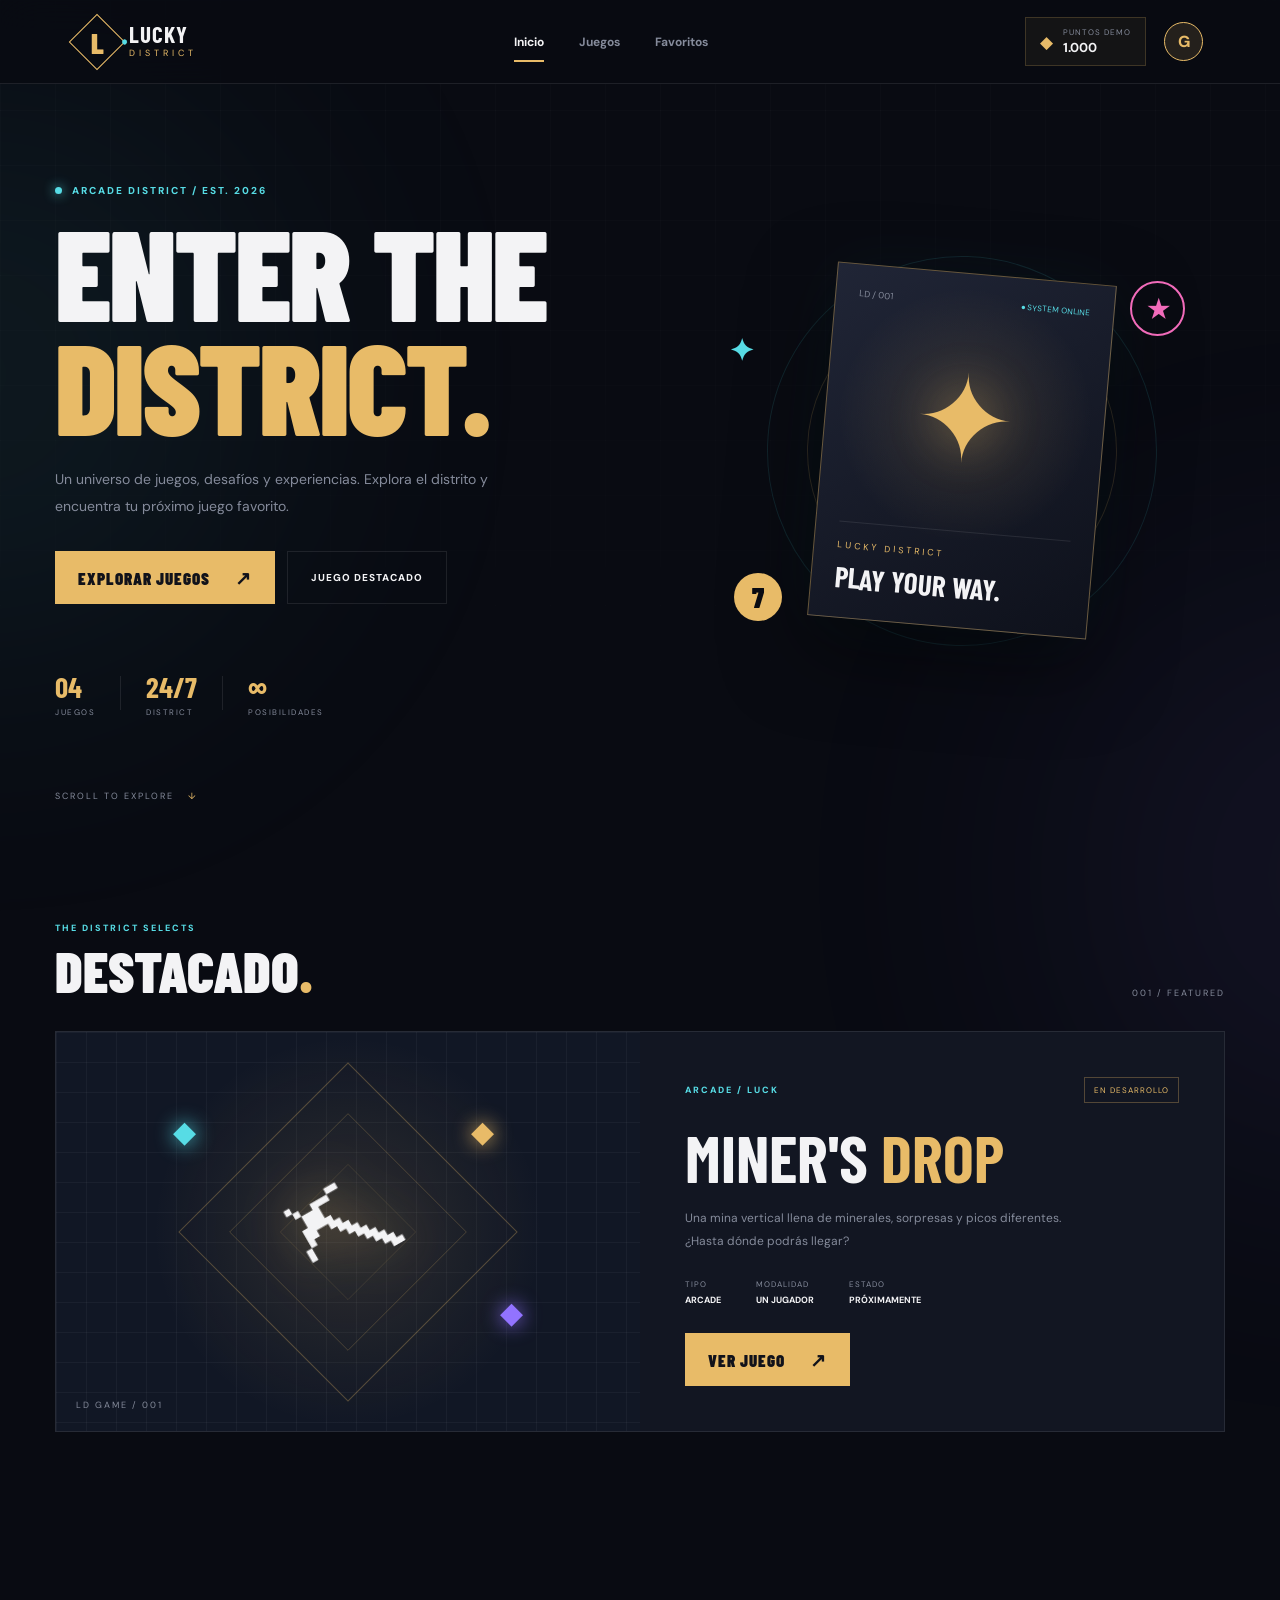
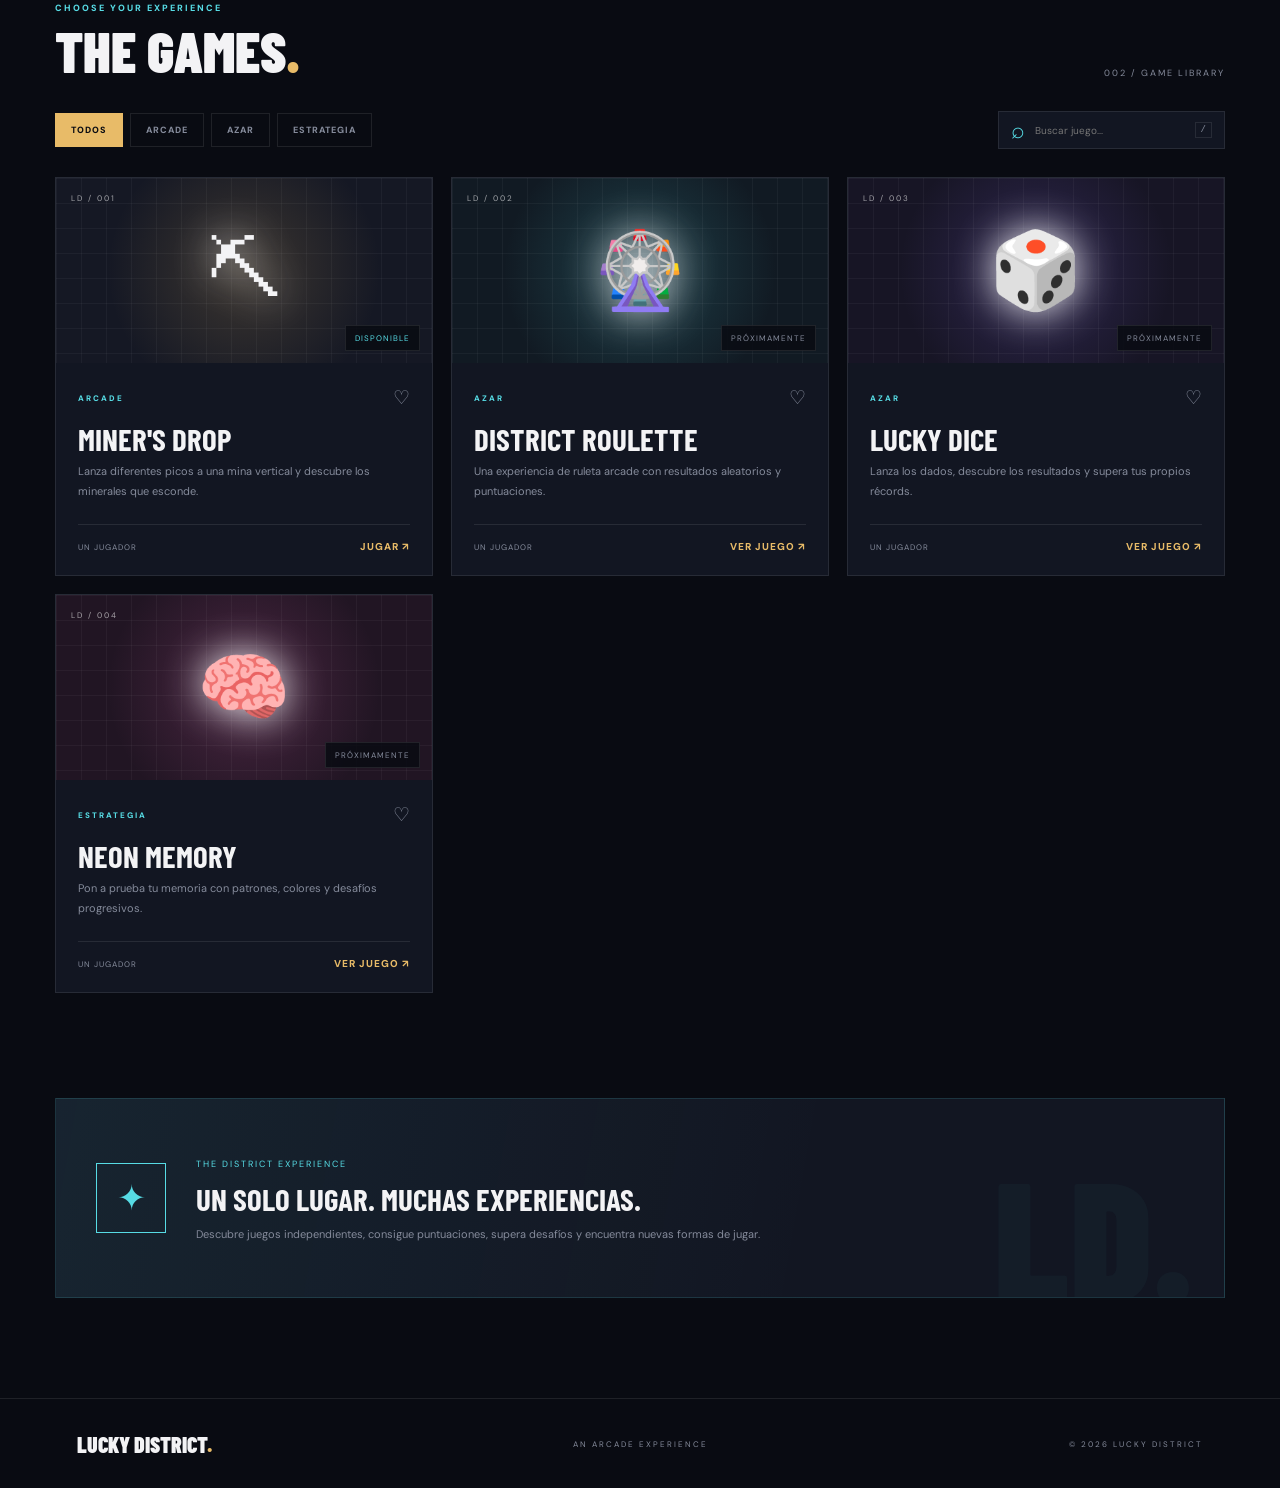
<file: index.html>
<!DOCTYPE html>
<html lang="es">
<head>
    <meta charset="UTF-8">
    <meta name="viewport" content="width=device-width, initial-scale=1.0">

    <meta name="theme-color" content="#090b12">
    <meta name="description" content="LUCKY DISTRICT - Un universo de juegos arcade, azar y entretenimiento.">

    <title>LUCKY DISTRICT | Arcade District</title>

    <link rel="preconnect" href="https://fonts.googleapis.com">
    <link rel="preconnect" href="https://fonts.gstatic.com" crossorigin>

    <link href="https://fonts.googleapis.com/css2?family=Barlow+Condensed:wght@400;500;600;700;800;900&family=DM+Sans:wght@400;500;600;700;800&display=swap" rel="stylesheet">

    <link rel="stylesheet" href="css/style.css">
</head>

<body>

    <div class="background-grid"></div>
    <div class="background-glow glow-one"></div>
    <div class="background-glow glow-two"></div>

    <!-- HEADER -->

    <header class="topbar">

        <a href="#" class="brand" aria-label="Lucky District inicio">
            <div class="brand-symbol">
                <span>L</span>
                <div class="brand-dot"></div>
            </div>

            <div class="brand-name">
                <strong>LUCKY</strong>
                <span>DISTRICT</span>
            </div>
        </a>

        <nav class="main-nav" id="mainNav">
            <a href="#home" class="nav-link active">Inicio</a>
            <a href="#games" class="nav-link">Juegos</a>
            <button class="nav-link" id="favoritesNav">Favoritos</button>
        </nav>

        <div class="header-actions">

            <div class="points-display">
                <span class="points-icon">◆</span>

                <div>
                    <small>PUNTOS DEMO</small>
                    <strong id="headerPoints">1.000</strong>
                </div>
            </div>

            <button class="profile-button" id="profileButton" aria-label="Abrir perfil">
                <span id="profileInitial">G</span>
            </button>

            <button class="mobile-menu-button" id="mobileMenuButton" aria-label="Abrir menú">
                <span></span>
                <span></span>
                <span></span>
            </button>

        </div>

    </header>


    <main>

        <!-- HERO -->

        <section class="hero-section" id="home">

            <div class="hero-content">

                <div class="eyebrow">
                    <span class="status-indicator"></span>
                    ARCADE DISTRICT / EST. 2026
                </div>

                <h1>
                    ENTER THE
                    <span>DISTRICT.</span>
                </h1>

                <p class="hero-description">
                    Un universo de juegos, desafíos y experiencias.
                    Explora el distrito y encuentra tu próximo juego favorito.
                </p>

                <div class="hero-buttons">

                    <a href="#games" class="primary-button">
                        EXPLORAR JUEGOS
                        <span>↗</span>
                    </a>

                    <a href="#featured" class="secondary-button">
                        JUEGO DESTACADO
                    </a>

                </div>

                <div class="hero-stats">

                    <div class="stat">
                        <strong id="gameCount">04</strong>
                        <span>JUEGOS</span>
                    </div>

                    <div class="stat-divider"></div>

                    <div class="stat">
                        <strong>24/7</strong>
                        <span>DISTRICT</span>
                    </div>

                    <div class="stat-divider"></div>

                    <div class="stat">
                        <strong>∞</strong>
                        <span>POSIBILIDADES</span>
                    </div>

                </div>

            </div>

            <div class="hero-art">

                <div class="hero-art-circle circle-one"></div>
                <div class="hero-art-circle circle-two"></div>

                <div class="hero-card">

                    <div class="hero-card-top">
                        <span>LD / 001</span>
                        <span class="live-label">● SYSTEM ONLINE</span>
                    </div>

                    <div class="hero-card-symbol">✦</div>

                    <div class="hero-card-bottom">
                        <span>LUCKY DISTRICT</span>
                        <strong>PLAY YOUR WAY.</strong>
                    </div>

                </div>

                <div class="floating-chip chip-one">★</div>
                <div class="floating-chip chip-two">7</div>
                <div class="floating-chip chip-three">✦</div>

            </div>

            <div class="hero-bottom-label">
                SCROLL TO EXPLORE <span>↓</span>
            </div>

        </section>


        <!-- FEATURED GAME -->

        <section class="featured-section section-container" id="featured">

            <div class="section-heading">

                <div>
                    <span class="section-kicker">THE DISTRICT SELECTS</span>
                    <h2>DESTACADO<span>.</span></h2>
                </div>

                <span class="section-number">001 / FEATURED</span>

            </div>

            <article class="featured-card">

                <div class="featured-art">

                    <div class="featured-art-grid"></div>

                    <div class="mine-depth depth-one"></div>
                    <div class="mine-depth depth-two"></div>
                    <div class="mine-depth depth-three"></div>

                    <div class="featured-pickaxe">
                        ⛏
                    </div>

                    <div class="featured-mineral mineral-one">◆</div>
                    <div class="featured-mineral mineral-two">◆</div>
                    <div class="featured-mineral mineral-three">◆</div>

                    <div class="featured-art-label">
                        LD GAME / 001
                    </div>

                </div>

                <div class="featured-info">

                    <div class="featured-topline">
                        <span class="game-category">ARCADE / LUCK</span>
                        <span class="coming-badge">EN DESARROLLO</span>
                    </div>

                    <h3>MINER'S <span>DROP</span></h3>

                    <p>
                        Una mina vertical llena de minerales, sorpresas
                        y picos diferentes. ¿Hasta dónde podrás llegar?
                    </p>

                    <div class="featured-details">
                        <div>
                            <small>TIPO</small>
                            <strong>ARCADE</strong>
                        </div>

                        <div>
                            <small>MODALIDAD</small>
                            <strong>UN JUGADOR</strong>
                        </div>

                        <div>
                            <small>ESTADO</small>
                            <strong>PRÓXIMAMENTE</strong>
                        </div>
                    </div>

                    <button class="primary-button featured-button" data-game="miners-drop">
                        VER JUEGO
                        <span>↗</span>
                    </button>

                </div>

            </article>

        </section>


        <!-- GAMES -->

        <section class="games-section section-container" id="games">

            <div class="section-heading">

                <div>
                    <span class="section-kicker">CHOOSE YOUR EXPERIENCE</span>
                    <h2>THE GAMES<span>.</span></h2>
                </div>

                <span class="section-number">002 / GAME LIBRARY</span>

            </div>


            <div class="games-toolbar">

                <div class="filter-list" id="filterList">

                    <button class="filter-button active" data-filter="all">
                        TODOS
                    </button>

                    <button class="filter-button" data-filter="arcade">
                        ARCADE
                    </button>

                    <button class="filter-button" data-filter="luck">
                        AZAR
                    </button>

                    <button class="filter-button" data-filter="strategy">
                        ESTRATEGIA
                    </button>

                </div>

                <div class="search-box">
                    <span>⌕</span>

                    <input
                        type="search"
                        id="gameSearch"
                        placeholder="Buscar juego..."
                        autocomplete="off"
                    >

                    <kbd>/</kbd>
                </div>

            </div>


            <div class="games-grid" id="gamesGrid">
                <!-- Los juegos se generan mediante JavaScript -->
            </div>

            <div class="empty-state hidden" id="emptyState">
                <span>⌕</span>
                <h3>NO SE ENCONTRARON JUEGOS</h3>
                <p>Prueba con otro nombre o categoría.</p>
            </div>

        </section>


        <!-- INFORMATION -->

        <section class="district-info section-container">

            <div class="info-card">

                <div class="info-icon">✦</div>

                <div>
                    <span>THE DISTRICT EXPERIENCE</span>
                    <h3>UN SOLO LUGAR. MUCHAS EXPERIENCIAS.</h3>

                    <p>
                        Descubre juegos independientes, consigue puntuaciones,
                        supera desafíos y encuentra nuevas formas de jugar.
                    </p>
                </div>

                <div class="info-decoration">LD.</div>

            </div>

        </section>

    </main>


    <!-- FOOTER -->

    <footer class="footer">

        <a href="#home" class="footer-brand">
            LUCKY DISTRICT<span>.</span>
        </a>

        <div class="footer-center">
            AN ARCADE EXPERIENCE
        </div>

        <div class="footer-right">
            © 2026 LUCKY DISTRICT
        </div>

    </footer>


    <!-- PROFILE MODAL -->

    <div class="modal-overlay hidden" id="profileModal">

        <div class="profile-modal">

            <button class="modal-close" id="closeProfile">×</button>

            <span class="section-kicker">YOUR DISTRICT ID</span>

            <div class="profile-avatar" id="modalAvatar">G</div>

            <h2 id="modalUsername">GUEST PLAYER</h2>

            <p>MIEMBRO DEL DISTRICT</p>

            <div class="profile-points">
                <small>PUNTOS DE DEMOSTRACIÓN</small>
                <strong id="modalPoints">1.000</strong>
            </div>

            <label for="usernameInput">NOMBRE DE JUGADOR</label>

            <input
                type="text"
                id="usernameInput"
                maxlength="16"
                placeholder="Escribe tu nombre"
            >

            <button class="primary-button save-profile-button" id="saveProfile">
                GUARDAR PERFIL
            </button>

            <button class="reset-button" id="resetDemo">
                RESTABLECER DEMOSTRACIÓN
            </button>

        </div>

    </div>


    <!-- TOAST -->

    <div class="toast" id="toast">
        <span class="toast-icon">✦</span>
        <span id="toastMessage">Mensaje</span>
    </div>


    <script src="js/data.js"></script>
    <script src="js/app.js"></script>

</body>
</html>
</file>
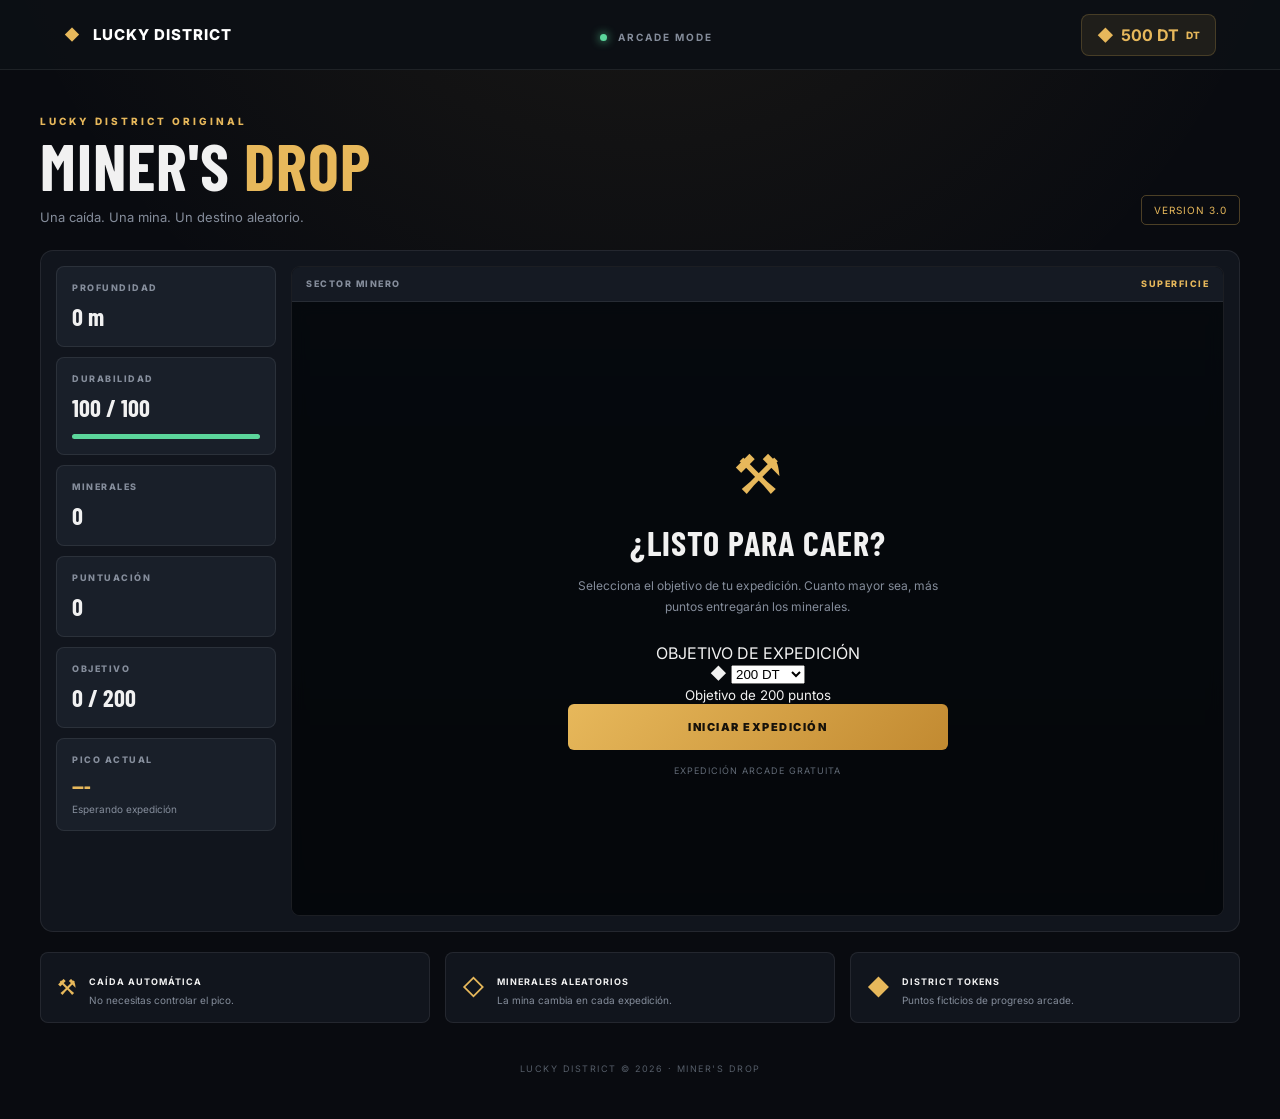
<file: games/miners-drop/index.html>
<!DOCTYPE html>
<html lang="es">
<head>
    <meta charset="UTF-8">
    <meta name="viewport" content="width=device-width, initial-scale=1.0">

    <title>MINER'S DROP | LUCKY DISTRICT</title>

    <link rel="stylesheet" href="css/style.css">
</head>

<body>

    <header class="topbar">

        <a href="../../index.html" class="brand">
            <span class="brand-icon">◆</span>
            LUCKY DISTRICT
        </a>

        <div class="topbar-center">
            <span class="game-status">
                <span class="status-dot"></span>
                ARCADE MODE
            </span>
        </div>

        <div class="token-display">
            <span>◆</span>
            <strong id="tokenBalance">0</strong>
            <small>DT</small>
        </div>

    </header>


    <main class="game-layout">

        <section class="game-heading">

            <div>
                <p class="eyebrow">LUCKY DISTRICT ORIGINAL</p>

                <h1>MINER'S <span>DROP</span></h1>

                <p class="subtitle">
                    Una caída. Una mina. Un destino aleatorio.
                </p>
            </div>

            <div class="version">
                VERSION 3.0
            </div>

        </section>


        <section class="game-panel">

            <div class="game-sidebar">

                <div class="stat-card">
                    <span class="stat-label">PROFUNDIDAD</span>
                    <strong id="depthDisplay">0 m</strong>
                </div>

                <div class="stat-card">

                    <span class="stat-label">DURABILIDAD</span>

                    <strong id="durabilityDisplay">100%</strong>

                    <div class="progress-track">
                        <div id="durabilityBar"></div>
                    </div>

                </div>

                <div class="stat-card">
                    <span class="stat-label">MINERALES</span>
                    <strong id="mineralsDisplay">0</strong>
                </div>

                <div class="stat-card">
                    <span class="stat-label">PUNTUACIÓN</span>
                    <strong id="scoreDisplay">0</strong>
                </div>

                <div class="stat-card">
                    <span class="stat-label">OBJETIVO</span>
                    <strong id="objectiveDisplay">200 DT</strong>
                </div>

                <div class="pickaxe-card">

                    <span class="stat-label">PICO ACTUAL</span>

                    <strong id="pickaxeDisplay">---</strong>

                    <span id="pickaxeDescription">
                        Esperando expedición
                    </span>

                </div>

            </div>


            <div class="mine-container">

                <div class="mine-topbar">
                    <span>SECTOR MINERO</span>
                    <span id="sectorDisplay">SUPERFICIE</span>
                </div>

                <canvas id="mineCanvas"></canvas>


                <!-- START OVERLAY -->

                <div class="mine-overlay" id="startOverlay">

                    <div class="overlay-content">

                        <div class="pickaxe-symbol">⚒</div>

                        <h2>¿LISTO PARA CAER?</h2>

                        <p>
                            Selecciona el objetivo de tu expedición.
                            Cuanto mayor sea, más puntos entregarán
                            los minerales.
                        </p>


                        <div class="challenge-selector">

                            <label for="targetScoreSelect">
                                OBJETIVO DE EXPEDICIÓN
                            </label>

                            <div class="select-wrapper">

                                <span>◆</span>

                                <select id="targetScoreSelect">

                                    <option value="100">
                                        100 DT
                                    </option>

                                    <option value="200" selected>
                                        200 DT
                                    </option>

                                    <option value="500">
                                        500 DT
                                    </option>

                                    <option value="1000">
                                        1000 DT
                                    </option>

                                </select>

                            </div>

                            <small id="targetDescription">
                                Objetivo de 200 puntos
                            </small>

                        </div>


                        <button id="startButton">
                            INICIAR EXPEDICIÓN
                        </button>

                        <small>
                            EXPEDICIÓN ARCADE GRATUITA
                        </small>

                    </div>

                </div>


                <!-- RESULT OVERLAY -->

                <div class="mine-overlay hidden" id="resultOverlay">

                    <div class="overlay-content">

                        <span class="result-tag" id="resultTag">
                            RESULTADO
                        </span>

                        <h2 id="resultTitle">
                            EXPEDICIÓN FINALIZADA
                        </h2>

                        <p id="resultDescription"></p>


                        <div class="result-stats">

                            <div>
                                <span>OBJETIVO</span>
                                <strong id="resultTarget">200 DT</strong>
                            </div>

                            <div>
                                <span>PROFUNDIDAD</span>
                                <strong id="resultDepth">0 m</strong>
                            </div>

                            <div>
                                <span>MINERALES</span>
                                <strong id="resultMinerals">0</strong>
                            </div>

                            <div>
                                <span>PUNTOS</span>
                                <strong id="resultScore">0</strong>
                            </div>

                        </div>


                        <div class="reward">

                            <span>RECOMPENSA DE PROGRESO</span>

                            <strong id="resultReward">+0 DT</strong>

                        </div>


                        <button id="restartButton">
                            NUEVA EXPEDICIÓN
                        </button>

                    </div>

                </div>

            </div>

        </section>


        <section class="bottom-information">

            <div>
                <span class="info-icon">⚒</span>

                <div>
                    <strong>CAÍDA AUTOMÁTICA</strong>
                    <p>No necesitas controlar el pico.</p>
                </div>
            </div>

            <div>
                <span class="info-icon">◇</span>

                <div>
                    <strong>MINERALES ALEATORIOS</strong>
                    <p>La mina cambia en cada expedición.</p>
                </div>
            </div>

            <div>
                <span class="info-icon">◆</span>

                <div>
                    <strong>DISTRICT TOKENS</strong>
                    <p>Puntos ficticios de progreso arcade.</p>
                </div>
            </div>

        </section>


        <footer>
            LUCKY DISTRICT © 2026 · MINER'S DROP
        </footer>

    </main>


    <script type="module" src="js/game.js"></script>

</body>
</html>
</file>
<file: css/style.css>
/* =========================================
   LUCKY DISTRICT
   MAIN DESIGN SYSTEM
========================================= */

:root {

    --bg: #090b12;
    --bg-soft: #0e111b;
    --surface: #121622;
    --surface-light: #191f2d;

    --gold: #e8bb68;
    --gold-light: #ffe0a0;

    --cyan: #57dce5;
    --pink: #f16bba;
    --purple: #9273ff;

    --text: #f3f3f5;
    --muted: #858b9b;

    --border: rgba(255,255,255,0.09);

    --font-display: 'Barlow Condensed', sans-serif;
    --font-body: 'DM Sans', sans-serif;

    --container: 1240px;

    --transition: 0.25s ease;
}


/* RESET */

* {
    margin: 0;
    padding: 0;
    box-sizing: border-box;
}

html {
    scroll-behavior: smooth;
    scroll-padding-top: 100px;
}

body {
    min-height: 100vh;
    background: var(--bg);
    color: var(--text);
    font-family: var(--font-body);
    overflow-x: hidden;
}

button,
input {
    font: inherit;
}

button {
    cursor: pointer;
}

a {
    color: inherit;
    text-decoration: none;
}

button:focus-visible,
a:focus-visible,
input:focus-visible {
    outline: 2px solid var(--cyan);
    outline-offset: 4px;
}


/* BACKGROUND */

.background-grid {
    position: fixed;
    inset: 0;
    pointer-events: none;
    z-index: -3;

    background-image:
        linear-gradient(rgba(255,255,255,.018) 1px, transparent 1px),
        linear-gradient(90deg, rgba(255,255,255,.018) 1px, transparent 1px);

    background-size: 55px 55px;

    mask-image: linear-gradient(to bottom, black, transparent 90%);
}

.background-glow {
    position: fixed;
    width: 550px;
    height: 550px;
    border-radius: 50%;
    filter: blur(150px);
    opacity: .09;
    pointer-events: none;
    z-index: -2;
}

.glow-one {
    background: var(--cyan);
    top: 100px;
    left: -300px;
}

.glow-two {
    background: var(--purple);
    top: 600px;
    right: -350px;
}


/* HEADER */

.topbar {
    height: 84px;
    padding: 0 6%;
    display: flex;
    align-items: center;
    justify-content: space-between;

    position: sticky;
    top: 0;
    z-index: 100;

    background: rgba(9,11,18,.86);
    backdrop-filter: blur(20px);

    border-bottom: 1px solid var(--border);
}

.brand {
    display: flex;
    align-items: center;
    gap: 12px;
}

.brand-symbol {
    width: 40px;
    height: 40px;
    border: 1px solid var(--gold);
    display: grid;
    place-items: center;
    position: relative;
    transform: rotate(45deg);
}

.brand-symbol span {
    transform: rotate(-45deg);
    color: var(--gold);
    font-family: var(--font-display);
    font-size: 29px;
    font-weight: 900;
}

.brand-dot {
    position: absolute;
    width: 5px;
    height: 5px;
    background: var(--cyan);
    border-radius: 50%;
    top: -3px;
    right: -3px;
}

.brand-name {
    display: flex;
    flex-direction: column;
    line-height: .85;
}

.brand-name strong {
    font-family: var(--font-display);
    font-size: 23px;
    letter-spacing: 1px;
}

.brand-name span {
    font-size: 9px;
    color: var(--gold);
    letter-spacing: 4px;
    margin-top: 5px;
}

.main-nav {
    display: flex;
    align-items: center;
    gap: 35px;
}

.nav-link {
    background: none;
    border: none;
    color: var(--muted);
    font-size: 12px;
    font-weight: 700;
    transition: var(--transition);
    position: relative;
}

.nav-link:hover,
.nav-link.active {
    color: var(--text);
}

.nav-link.active::after {
    content: "";
    position: absolute;
    left: 0;
    bottom: -12px;
    width: 100%;
    height: 2px;
    background: var(--gold);
}

.header-actions {
    display: flex;
    align-items: center;
    gap: 18px;
}

.points-display {
    display: flex;
    align-items: center;
    gap: 10px;
    padding: 9px 14px;
    border: 1px solid rgba(232,187,104,.2);
    background: rgba(232,187,104,.05);
}

.points-icon {
    color: var(--gold);
    font-size: 17px;
}

.points-display div {
    display: flex;
    flex-direction: column;
    gap: 2px;
}

.points-display small {
    color: var(--muted);
    font-size: 8px;
    letter-spacing: 1px;
}

.points-display strong {
    font-size: 13px;
}

.profile-button {
    width: 39px;
    height: 39px;
    border-radius: 50%;
    border: 1px solid var(--gold);
    background: rgba(232,187,104,.12);
    color: var(--gold);
    font-weight: 800;
}

.profile-button:hover {
    background: var(--gold);
    color: var(--bg);
}

.mobile-menu-button {
    display: none;
    background: none;
    border: none;
}


/* HERO */

.hero-section {
    max-width: var(--container);
    min-height: 640px;
    margin: auto;
    padding: 100px 35px 120px;

    display: grid;
    grid-template-columns: 1.1fr .9fr;
    align-items: center;

    position: relative;
}

.hero-content {
    position: relative;
    z-index: 2;
    animation: fadeUp .8s ease both;
}

.eyebrow {
    display: flex;
    align-items: center;
    gap: 10px;
    color: var(--cyan);
    font-size: 10px;
    font-weight: 800;
    letter-spacing: 2px;
    margin-bottom: 25px;
}

.status-indicator {
    width: 7px;
    height: 7px;
    background: var(--cyan);
    border-radius: 50%;
    box-shadow: 0 0 12px var(--cyan);
    animation: pulse 1.8s infinite;
}

.hero-content h1 {
    font-family: var(--font-display);
    font-size: clamp(75px, 10vw, 132px);
    font-weight: 900;
    line-height: .77;
    letter-spacing: -3px;
}

.hero-content h1 span {
    display: block;
    color: var(--gold);
    margin-top: 15px;
}

.hero-description {
    color: var(--muted);
    font-size: 14px;
    line-height: 1.9;
    max-width: 460px;
    margin-top: 32px;
}

.hero-buttons {
    display: flex;
    flex-wrap: wrap;
    gap: 12px;
    margin-top: 32px;
}

.primary-button {
    display: inline-flex;
    align-items: center;
    justify-content: center;
    gap: 25px;

    padding: 15px 23px;

    border: none;
    background: var(--gold);
    color: #11121a;

    font-family: var(--font-display);
    font-size: 17px;
    font-weight: 900;
    letter-spacing: 1px;

    transition: var(--transition);
}

.primary-button:hover {
    background: var(--gold-light);
    transform: translateY(-3px);
    box-shadow: 0 10px 35px rgba(232,187,104,.18);
}

.primary-button span {
    font-size: 19px;
}

.secondary-button {
    display: inline-flex;
    align-items: center;
    justify-content: center;
    padding: 15px 23px;

    background: transparent;
    border: 1px solid var(--border);

    color: var(--text);
    font-size: 10px;
    font-weight: 800;
    letter-spacing: 1px;

    transition: var(--transition);
}

.secondary-button:hover {
    border-color: var(--cyan);
    color: var(--cyan);
}

.hero-stats {
    display: flex;
    align-items: center;
    gap: 25px;
    margin-top: 65px;
}

.stat {
    display: flex;
    flex-direction: column;
    gap: 3px;
}

.stat strong {
    font-family: var(--font-display);
    font-size: 29px;
    color: var(--gold);
}

.stat span {
    color: var(--muted);
    font-size: 8px;
    letter-spacing: 1.5px;
}

.stat-divider {
    height: 34px;
    width: 1px;
    background: var(--border);
}


/* HERO ART */

.hero-art {
    height: 420px;
    position: relative;
    display: grid;
    place-items: center;
}

.hero-art-circle {
    position: absolute;
    border: 1px solid rgba(87,220,229,.12);
    border-radius: 50%;
    transform: rotate(-20deg);
}

.circle-one {
    width: 390px;
    height: 390px;
}

.circle-two {
    width: 310px;
    height: 310px;
    border-color: rgba(232,187,104,.18);
}

.hero-card {
    width: 280px;
    height: 355px;
    padding: 23px;

    display: flex;
    flex-direction: column;
    justify-content: space-between;

    border: 1px solid rgba(232,187,104,.4);

    background:
        radial-gradient(circle at 50% 40%, rgba(232,187,104,.15), transparent 50%),
        linear-gradient(145deg, #202536, #0e111b);

    box-shadow:
        0 30px 80px rgba(0,0,0,.5),
        0 0 70px rgba(87,220,229,.05);

    transform: rotate(5deg);
    animation: float 5s ease-in-out infinite;
}

.hero-card-top,
.hero-card-bottom {
    display: flex;
    flex-direction: column;
    gap: 8px;
}

.hero-card-top {
    flex-direction: row;
    justify-content: space-between;
    font-size: 9px;
    color: var(--muted);
}

.live-label {
    color: var(--cyan);
    font-size: 8px;
}

.hero-card-symbol {
    text-align: center;
    color: var(--gold);
    font-size: 120px;
    text-shadow: 0 0 50px rgba(232,187,104,.4);
}

.hero-card-bottom {
    border-top: 1px solid var(--border);
    padding-top: 17px;
}

.hero-card-bottom span {
    color: var(--gold);
    font-size: 9px;
    letter-spacing: 3px;
}

.hero-card-bottom strong {
    font-family: var(--font-display);
    font-size: 29px;
}

.floating-chip {
    position: absolute;
    display: grid;
    place-items: center;
    border-radius: 50%;
    font-family: var(--font-display);
    font-weight: 900;
    animation: float 4s ease-in-out infinite;
}

.chip-one {
    width: 55px;
    height: 55px;
    top: 40px;
    right: 40px;
    border: 2px solid var(--pink);
    color: var(--pink);
    font-size: 25px;
}

.chip-two {
    width: 48px;
    height: 48px;
    bottom: 40px;
    left: 35px;
    background: var(--gold);
    color: var(--bg);
    font-size: 28px;
    animation-delay: -2s;
}

.chip-three {
    width: 35px;
    height: 35px;
    top: 90px;
    left: 25px;
    color: var(--cyan);
    font-size: 30px;
    animation-delay: -1s;
}

.hero-bottom-label {
    position: absolute;
    bottom: 35px;
    left: 35px;
    color: var(--muted);
    font-size: 9px;
    letter-spacing: 2px;
}

.hero-bottom-label span {
    color: var(--gold);
    margin-left: 10px;
}


/* GENERAL SECTIONS */

.section-container {
    max-width: var(--container);
    margin: auto;
    padding: 85px 35px;
}

.section-heading {
    display: flex;
    align-items: end;
    justify-content: space-between;
    margin-bottom: 32px;
}

.section-kicker {
    display: block;
    color: var(--cyan);
    font-size: 9px;
    font-weight: 800;
    letter-spacing: 2px;
    margin-bottom: 8px;
}

.section-heading h2 {
    font-family: var(--font-display);
    font-size: 57px;
    font-weight: 900;
    line-height: 1;
}

.section-heading h2 span {
    color: var(--gold);
}

.section-number {
    color: var(--muted);
    font-size: 9px;
    letter-spacing: 2px;
}


/* FEATURED */

.featured-card {
    display: grid;
    grid-template-columns: 1fr 1fr;
    min-height: 370px;

    background: var(--surface);
    border: 1px solid var(--border);
    overflow: hidden;
}

.featured-art {
    min-height: 370px;
    position: relative;
    overflow: hidden;

    background:
        radial-gradient(circle at 50% 50%, rgba(232,187,104,.13), transparent 55%),
        #111725;
}

.featured-art-grid {
    position: absolute;
    inset: 0;

    background-image:
        linear-gradient(rgba(255,255,255,.04) 1px, transparent 1px),
        linear-gradient(90deg, rgba(255,255,255,.04) 1px, transparent 1px);

    background-size: 30px 30px;
}

.mine-depth {
    position: absolute;
    width: 240px;
    height: 240px;
    border: 1px solid rgba(232,187,104,.3);
    transform: rotate(45deg);
    left: 50%;
    top: 50%;
}

.depth-one {
    margin-left: -120px;
    margin-top: -120px;
}

.depth-two {
    margin-left: -120px;
    margin-top: -120px;
    transform: rotate(45deg) scale(.7);
}

.depth-three {
    margin-left: -120px;
    margin-top: -120px;
    transform: rotate(45deg) scale(.4);
}

.featured-pickaxe {
    position: absolute;
    top: 50%;
    left: 50%;
    transform: translate(-50%,-50%) rotate(-30deg);
    font-size: 105px;
    filter: drop-shadow(0 0 25px rgba(232,187,104,.5));
}

.featured-mineral {
    position: absolute;
    color: var(--cyan);
    font-size: 30px;
    text-shadow: 0 0 20px var(--cyan);
}

.mineral-one {
    top: 20%;
    left: 20%;
}

.mineral-two {
    right: 20%;
    bottom: 25%;
    color: var(--purple);
    text-shadow: 0 0 20px var(--purple);
}

.mineral-three {
    right: 25%;
    top: 20%;
    color: var(--gold);
    text-shadow: 0 0 20px var(--gold);
}

.featured-art-label {
    position: absolute;
    bottom: 20px;
    left: 20px;
    color: var(--muted);
    font-size: 9px;
    letter-spacing: 2px;
}

.featured-info {
    padding: 45px;
    display: flex;
    flex-direction: column;
    justify-content: center;
}

.featured-topline {
    display: flex;
    align-items: center;
    justify-content: space-between;
}

.game-category {
    color: var(--cyan);
    font-size: 9px;
    letter-spacing: 2px;
    font-weight: 800;
}

.coming-badge {
    font-size: 8px;
    color: var(--gold);
    border: 1px solid rgba(232,187,104,.3);
    padding: 7px 9px;
    letter-spacing: 1px;
}

.featured-info h3 {
    font-family: var(--font-display);
    font-size: 65px;
    line-height: .9;
    margin-top: 25px;
}

.featured-info h3 span {
    color: var(--gold);
}

.featured-info p {
    max-width: 390px;
    margin-top: 20px;
    color: var(--muted);
    font-size: 12px;
    line-height: 1.9;
}

.featured-details {
    display: flex;
    flex-wrap: wrap;
    gap: 35px;
    margin: 27px 0;
}

.featured-details div {
    display: flex;
    flex-direction: column;
    gap: 5px;
}

.featured-details small {
    color: var(--muted);
    font-size: 8px;
    letter-spacing: 1px;
}

.featured-details strong {
    font-size: 9px;
}

.featured-button {
    align-self: flex-start;
}


/* GAME TOOLBAR */

.games-toolbar {
    display: flex;
    justify-content: space-between;
    align-items: center;
    gap: 20px;
    margin-bottom: 28px;
}

.filter-list {
    display: flex;
    flex-wrap: wrap;
    gap: 7px;
}

.filter-button {
    padding: 10px 15px;
    border: 1px solid var(--border);
    background: transparent;
    color: var(--muted);

    font-size: 9px;
    font-weight: 800;
    letter-spacing: 1px;

    transition: var(--transition);
}

.filter-button:hover {
    border-color: var(--cyan);
    color: var(--cyan);
}

.filter-button.active {
    background: var(--gold);
    border-color: var(--gold);
    color: var(--bg);
}

.search-box {
    height: 38px;
    display: flex;
    align-items: center;
    gap: 10px;

    padding: 0 12px;
    border: 1px solid var(--border);
    background: var(--surface);
}

.search-box > span {
    color: var(--cyan);
    font-size: 23px;
}

.search-box input {
    width: 150px;
    background: none;
    border: none;
    outline: none;
    color: var(--text);
    font-size: 10px;
}

.search-box kbd {
    color: var(--muted);
    border: 1px solid var(--border);
    padding: 2px 5px;
    font-size: 9px;
}


/* GAME CARDS */

.games-grid {
    display: grid;
    grid-template-columns: repeat(3, 1fr);
    gap: 18px;
}

.game-card {
    position: relative;
    min-width: 0;

    background: var(--surface);
    border: 1px solid var(--border);

    overflow: hidden;

    transition: transform .3s ease, border-color .3s ease, box-shadow .3s ease;

    animation: fadeUp .5s ease both;
}

.game-card:hover {
    transform: translateY(-7px);
    border-color: rgba(87,220,229,.35);
    box-shadow: 0 20px 50px rgba(0,0,0,.3);
}

.game-card-art {
    height: 185px;
    position: relative;
    overflow: hidden;

    display: grid;
    place-items: center;
}

.game-card-art::before {
    content: "";
    position: absolute;
    inset: 0;

    background-image:
        linear-gradient(rgba(255,255,255,.04) 1px, transparent 1px),
        linear-gradient(90deg, rgba(255,255,255,.04) 1px, transparent 1px);

    background-size: 25px 25px;
}

.game-card-icon {
    position: relative;
    z-index: 1;
    font-size: 75px;
    filter: drop-shadow(0 0 20px currentColor);
    transition: transform .4s ease;
}

.game-card:hover .game-card-icon {
    transform: scale(1.15) rotate(-8deg);
}

.art-gold {
    background: radial-gradient(circle, rgba(232,187,104,.19), transparent 65%), #151824;
}

.art-cyan {
    background: radial-gradient(circle, rgba(87,220,229,.2), transparent 65%), #111a23;
}

.art-purple {
    background: radial-gradient(circle, rgba(146,115,255,.2), transparent 65%), #171525;
}

.art-pink {
    background: radial-gradient(circle, rgba(241,107,186,.2), transparent 65%), #211523;
}

.game-code {
    position: absolute;
    top: 15px;
    left: 15px;
    z-index: 2;

    color: rgba(255,255,255,.6);
    font-size: 8px;
    letter-spacing: 2px;
}

.game-status {
    position: absolute;
    bottom: 12px;
    right: 12px;
    z-index: 2;

    font-size: 8px;
    letter-spacing: 1px;
    padding: 7px 9px;

    background: rgba(9,11,18,.85);
    border: 1px solid var(--border);
}

.status-ready {
    color: var(--cyan);
}

.status-development {
    color: var(--gold);
}

.status-soon {
    color: var(--muted);
}

.game-card-content {
    padding: 22px;
}

.game-card-top {
    display: flex;
    justify-content: space-between;
    align-items: center;
}

.game-card-category {
    color: var(--cyan);
    font-size: 8px;
    font-weight: 800;
    letter-spacing: 2px;
}

.favorite-button {
    background: none;
    border: none;
    color: var(--muted);
    font-size: 19px;
    transition: var(--transition);
}

.favorite-button:hover,
.favorite-button.active {
    color: var(--pink);
}

.game-card h3 {
    font-family: var(--font-display);
    font-size: 31px;
    margin-top: 10px;
}

.game-card p {
    color: var(--muted);
    font-size: 11px;
    line-height: 1.8;
    min-height: 40px;
    margin-top: 5px;
}

.game-card-footer {
    margin-top: 22px;
    padding-top: 15px;
    border-top: 1px solid var(--border);

    display: flex;
    justify-content: space-between;
    align-items: center;
}

.game-mode {
    color: var(--muted);
    font-size: 8px;
    letter-spacing: 1px;
}

.game-play-button {
    background: transparent;
    border: none;
    color: var(--gold);
    font-size: 10px;
    font-weight: 800;
    letter-spacing: 1px;
}

.game-play-button:hover {
    color: var(--gold-light);
}


/* EMPTY STATE */

.empty-state {
    padding: 80px 20px;
    text-align: center;
    border: 1px dashed var(--border);
}

.empty-state > span {
    font-size: 45px;
    color: var(--muted);
}

.empty-state h3 {
    font-family: var(--font-display);
    font-size: 30px;
    margin: 10px 0;
}

.empty-state p {
    color: var(--muted);
    font-size: 12px;
}

.hidden {
    display: none !important;
}


/* INFORMATION */

.district-info {
    padding-top: 20px;
    padding-bottom: 100px;
}

.info-card {
    min-height: 200px;
    padding: 40px;
    position: relative;
    overflow: hidden;

    display: flex;
    align-items: center;
    gap: 30px;

    border: 1px solid rgba(87,220,229,.15);

    background:
        linear-gradient(100deg, rgba(87,220,229,.07), transparent 65%),
        var(--surface);
}

.info-icon {
    width: 70px;
    height: 70px;
    flex-shrink: 0;

    display: grid;
    place-items: center;

    border: 1px solid var(--cyan);
    color: var(--cyan);
    font-size: 35px;
}

.info-card span {
    color: var(--cyan);
    font-size: 9px;
    letter-spacing: 2px;
}

.info-card h3 {
    font-family: var(--font-display);
    font-size: 31px;
    margin: 8px 0;
}

.info-card p {
    color: var(--muted);
    font-size: 11px;
    line-height: 1.8;
    max-width: 600px;
}

.info-decoration {
    position: absolute;
    right: 30px;
    bottom: -40px;

    font-family: var(--font-display);
    font-size: 170px;
    font-weight: 900;

    color: rgba(87,220,229,.035);
}


/* FOOTER */

.footer {
    min-height: 90px;
    padding: 25px 6%;

    display: flex;
    align-items: center;
    justify-content: space-between;

    border-top: 1px solid var(--border);
}

.footer-brand {
    font-family: var(--font-display);
    font-size: 22px;
    font-weight: 900;
}

.footer-brand span {
    color: var(--gold);
}

.footer-center,
.footer-right {
    color: var(--muted);
    font-size: 8px;
    letter-spacing: 2px;
}


/* PROFILE MODAL */

.modal-overlay {
    position: fixed;
    inset: 0;
    z-index: 200;

    display: grid;
    place-items: center;
    padding: 20px;

    background: rgba(0,0,0,.75);
    backdrop-filter: blur(10px);
}

.profile-modal {
    width: 100%;
    max-width: 390px;
    padding: 35px;

    position: relative;

    background: #121622;
    border: 1px solid rgba(232,187,104,.25);

    text-align: center;
    animation: fadeUp .3s ease both;
}

.modal-close {
    position: absolute;
    top: 15px;
    right: 17px;

    background: none;
    border: none;

    color: var(--muted);
    font-size: 25px;
}

.profile-avatar {
    width: 65px;
    height: 65px;
    margin: 20px auto;

    display: grid;
    place-items: center;

    border: 1px solid var(--gold);
    border-radius: 50%;

    color: var(--gold);
    background: rgba(232,187,104,.08);

    font-family: var(--font-display);
    font-size: 32px;
    font-weight: 900;
}

.profile-modal h2 {
    font-family: var(--font-display);
    font-size: 32px;
}

.profile-modal > p {
    color: var(--muted);
    font-size: 8px;
    letter-spacing: 2px;
    margin-top: 5px;
}

.profile-points {
    margin: 25px 0;
    padding: 18px;
    background: rgba(232,187,104,.05);
    border: 1px solid rgba(232,187,104,.12);

    display: flex;
    flex-direction: column;
    gap: 5px;
}

.profile-points small {
    color: var(--muted);
    font-size: 8px;
    letter-spacing: 1px;
}

.profile-points strong {
    color: var(--gold);
    font-family: var(--font-display);
    font-size: 32px;
}

.profile-modal label {
    display: block;
    text-align: left;
    color: var(--muted);
    font-size: 9px;
    letter-spacing: 1px;
    margin-bottom: 8px;
}

.profile-modal input {
    width: 100%;
    padding: 13px;
    margin-bottom: 15px;

    color: var(--text);
    background: var(--bg);
    border: 1px solid var(--border);
    outline: none;
}

.profile-modal input:focus {
    border-color: var(--cyan);
}

.save-profile-button {
    width: 100%;
}

.reset-button {
    background: none;
    border: none;
    color: var(--muted);
    font-size: 9px;
    margin-top: 20px;
}

.reset-button:hover {
    color: var(--pink);
}


/* TOAST */

.toast {
    position: fixed;
    bottom: 25px;
    right: 25px;
    z-index: 300;

    display: flex;
    align-items: center;
    gap: 12px;

    padding: 15px 20px;

    background: #171d2a;
    border: 1px solid rgba(87,220,229,.25);

    font-size: 11px;

    opacity: 0;
    transform: translateY(20px);
    pointer-events: none;

    transition: .3s ease;
}

.toast.visible {
    opacity: 1;
    transform: translateY(0);
}

.toast-icon {
    color: var(--cyan);
}


/* ANIMATIONS */

@keyframes fadeUp {
    from {
        opacity: 0;
        transform: translateY(20px);
    }

    to {
        opacity: 1;
        transform: translateY(0);
    }
}

@keyframes float {
    0%, 100% {
        translate: 0 0;
    }

    50% {
        translate: 0 -12px;
    }
}

@keyframes pulse {
    0%, 100% {
        opacity: 1;
    }

    50% {
        opacity: .4;
    }
}


/* RESPONSIVE */

@media (max-width: 900px) {

    .hero-section {
        grid-template-columns: 1fr;
        padding-top: 80px;
    }

    .hero-art {
        height: 370px;
        margin-top: 40px;
    }

    .featured-card {
        grid-template-columns: 1fr;
    }

    .featured-art {
        min-height: 300px;
    }

    .games-grid {
        grid-template-columns: repeat(2, 1fr);
    }

}

@media (max-width: 650px) {

    .topbar {
        height: 72px;
        padding: 0 20px;
    }

    .brand-symbol {
        width: 33px;
        height: 33px;
    }

    .brand-name strong {
        font-size: 19px;
    }

    .points-display {
        padding: 7px;
    }

    .points-display small {
        font-size: 7px;
    }

    .main-nav {
        display: none;

        position: absolute;
        top: 72px;
        left: 0;
        right: 0;

        padding: 20px;

        flex-direction: column;
        align-items: flex-start;

        background: #0e111b;
        border-bottom: 1px solid var(--border);
    }

    .main-nav.open {
        display: flex;
    }

    .mobile-menu-button {
        width: 30px;
        display: flex;
        flex-direction: column;
        gap: 5px;
        padding: 5px;
    }

    .mobile-menu-button span {
        width: 20px;
        height: 2px;
        background: var(--text);
    }

    .hero-section {
        padding: 75px 22px 100px;
    }

    .hero-content h1 {
        font-size: clamp(65px, 15vw, 95px);
    }

    .hero-description {
        font-size: 12px;
    }

    .hero-stats {
        gap: 15px;
    }

    .hero-art {
        transform: scale(.85);
        margin: 0 -25px;
    }

    .hero-bottom-label {
        left: 22px;
    }

    .section-container {
        padding: 65px 20px;
    }

    .section-heading h2 {
        font-size: 45px;
    }

    .section-number {
        display: none;
    }

    .featured-info {
        padding: 27px;
    }

    .featured-info h3 {
        font-size: 53px;
    }

    .featured-details {
        gap: 20px;
    }

    .games-toolbar {
        align-items: stretch;
        flex-direction: column;
    }

    .search-box input {
        width: 100%;
    }

    .games-grid {
        grid-template-columns: 1fr;
    }

    .game-card-art {
        height: 210px;
    }

    .info-card {
        align-items: flex-start;
        flex-direction: column;
        padding: 27px;
    }

    .info-card h3 {
        font-size: 27px;
    }

    .info-decoration {
        font-size: 100px;
    }

    .footer {
        flex-direction: column;
        gap: 14px;
        text-align: center;
    }

}

@media (prefers-reduced-motion: reduce) {

    *,
    *::before,
    *::after {
        scroll-behavior: auto !important;
        animation-duration: .01ms !important;
        animation-iteration-count: 1 !important;
        transition-duration: .01ms !important;
    }

}
</file>
<file: games/miners-drop/css/style.css>
@import url('https://fonts.googleapis.com/css2?family=Barlow+Condensed:wght@500;600;700;800;900&family=Inter:wght@400;500;600;700;800&display=swap');

:root {
    --background: #090b10;
    --panel: #11151d;
    --panel-light: #191f29;

    --gold: #e7b85b;
    --gold-light: #ffdc91;

    --text: #f1f1f1;
    --muted: #858d9b;

    --border: rgba(255,255,255,.08);
    --green: #5bd69b;
    --red: #ff6262;
}

* {
    box-sizing: border-box;
    margin: 0;
    padding: 0;
}

body {
    min-height: 100vh;
    background:
        radial-gradient(
            circle at 50% -20%,
            rgba(231,184,91,.09),
            transparent 45%
        ),
        var(--background);

    color: var(--text);
    font-family: 'Inter', sans-serif;
}

button {
    font-family: inherit;
    cursor: pointer;
}

.topbar {
    height: 70px;
    display: flex;
    align-items: center;
    justify-content: space-between;

    padding: 0 5%;

    background: rgba(12,15,21,.95);
    border-bottom: 1px solid var(--border);
}

.brand {
    color: white;
    text-decoration: none;
    font-weight: 800;
    letter-spacing: 1px;
    font-size: 15px;
}

.brand-icon {
    color: var(--gold);
    margin-right: 8px;
}

.game-status {
    font-size: 10px;
    letter-spacing: 2px;
    color: var(--muted);
    font-weight: 700;
}

.status-dot {
    display: inline-block;
    width: 7px;
    height: 7px;
    border-radius: 50%;
    background: var(--green);
    margin-right: 7px;
    box-shadow: 0 0 10px var(--green);
}

.token-display {
    display: flex;
    gap: 7px;
    align-items: center;

    background: rgba(231,184,91,.09);
    border: 1px solid rgba(231,184,91,.2);

    padding: 10px 15px;
    border-radius: 8px;

    color: var(--gold);
}

.token-display small {
    font-size: 10px;
    font-weight: 800;
}

.game-layout {
    max-width: 1250px;
    margin: auto;
    padding: 45px 25px;
}

.game-heading {
    display: flex;
    justify-content: space-between;
    align-items: end;
    margin-bottom: 25px;
}

.eyebrow {
    color: var(--gold);
    font-size: 10px;
    letter-spacing: 3px;
    font-weight: 800;
    margin-bottom: 8px;
}

h1 {
    font-family: 'Barlow Condensed', sans-serif;
    font-size: clamp(42px, 7vw, 65px);
    line-height: .95;
    letter-spacing: 1px;
}

h1 span {
    color: var(--gold);
}

.subtitle {
    color: var(--muted);
    font-size: 13px;
    margin-top: 12px;
}

.version {
    font-size: 10px;
    color: var(--gold);
    border: 1px solid rgba(231,184,91,.3);
    padding: 8px 12px;
    border-radius: 5px;
    letter-spacing: 1px;
}

.game-panel {
    display: grid;
    grid-template-columns: 220px 1fr;
    gap: 15px;

    background: var(--panel);
    border: 1px solid var(--border);

    padding: 15px;
    border-radius: 13px;
}

.game-sidebar {
    display: flex;
    flex-direction: column;
    gap: 10px;
}

.stat-card,
.pickaxe-card {
    background: var(--panel-light);
    border: 1px solid var(--border);
    border-radius: 8px;
    padding: 15px;
}

.stat-label {
    display: block;
    color: var(--muted);
    font-size: 9px;
    letter-spacing: 1.5px;
    font-weight: 800;
    margin-bottom: 9px;
}

.stat-card strong {
    font-size: 24px;
    font-family: 'Barlow Condensed', sans-serif;
}

.progress-track {
    height: 5px;
    background: #303641;
    border-radius: 10px;
    margin-top: 12px;
    overflow: hidden;
}

#durabilityBar {
    height: 100%;
    width: 100%;
    background: var(--green);
    transition: width .2s;
}

.pickaxe-card strong {
    display: block;
    color: var(--gold);
    font-size: 20px;
    font-family: 'Barlow Condensed', sans-serif;
}

.pickaxe-card > span:last-child {
    display: block;
    color: var(--muted);
    font-size: 10px;
    margin-top: 5px;
}

.mine-container {
    height: 650px;
    min-width: 0;
    position: relative;
    overflow: hidden;

    background: #090b10;
    border: 1px solid var(--border);
    border-radius: 9px;
}

.mine-topbar {
    height: 35px;
    display: flex;
    align-items: center;
    justify-content: space-between;

    padding: 0 14px;

    background: #151a23;
    border-bottom: 1px solid var(--border);

    font-size: 9px;
    font-weight: 800;
    letter-spacing: 1.5px;
    color: var(--muted);
}

#sectorDisplay {
    color: var(--gold);
}

#mineCanvas {
    width: 100%;
    height: calc(100% - 35px);
    display: block;
}

.mine-overlay {
    position: absolute;
    inset: 35px 0 0;

    display: flex;
    align-items: center;
    justify-content: center;

    background: rgba(5,7,11,.88);
    backdrop-filter: blur(7px);

    z-index: 5;
    padding: 20px;
}

.hidden {
    display: none !important;
}

.overlay-content {
    width: 100%;
    max-width: 380px;
    text-align: center;
}

.pickaxe-symbol {
    font-size: 55px;
    color: var(--gold);
    margin-bottom: 15px;
}

.overlay-content h2 {
    font-family: 'Barlow Condensed', sans-serif;
    font-size: 34px;
    letter-spacing: 1px;
    margin-bottom: 12px;
}

.overlay-content p {
    color: var(--muted);
    font-size: 12px;
    line-height: 1.8;
    margin-bottom: 25px;
}

.overlay-content button {
    width: 100%;
    padding: 16px;

    background: linear-gradient(135deg, #e7b85b, #c28a31);
    border: none;
    border-radius: 6px;

    color: #17120a;
    font-weight: 900;
    font-size: 11px;
    letter-spacing: 1.5px;

    transition: .2s;
}

.overlay-content button:hover {
    filter: brightness(1.15);
    transform: translateY(-2px);
}

.overlay-content > small {
    display: block;
    margin-top: 15px;
    color: #626a76;
    font-size: 9px;
    letter-spacing: 1px;
}

.result-tag {
    display: inline-block;
    color: var(--gold);
    font-size: 10px;
    letter-spacing: 2px;
    margin-bottom: 12px;
}

.result-stats {
    display: grid;
    grid-template-columns: repeat(3,1fr);
    gap: 8px;
    margin: 20px 0;
}

.result-stats div {
    background: var(--panel-light);
    padding: 13px 5px;
    border-radius: 6px;
}

.result-stats span,
.reward span {
    display: block;
    color: var(--muted);
    font-size: 8px;
    letter-spacing: 1px;
    margin-bottom: 8px;
}

.result-stats strong {
    font-size: 19px;
    font-family: 'Barlow Condensed', sans-serif;
}

.reward {
    background: rgba(231,184,91,.08);
    border: 1px solid rgba(231,184,91,.2);
    padding: 15px;
    margin-bottom: 15px;
    border-radius: 7px;
}

.reward strong {
    color: var(--gold);
    font-size: 25px;
    font-family: 'Barlow Condensed', sans-serif;
}

.bottom-information {
    display: grid;
    grid-template-columns: repeat(3,1fr);
    gap: 15px;
    margin-top: 20px;
}

.bottom-information > div {
    display: flex;
    gap: 12px;
    align-items: center;

    background: var(--panel);
    border: 1px solid var(--border);
    padding: 16px;
    border-radius: 8px;
}

.info-icon {
    color: var(--gold);
    font-size: 22px;
}

.bottom-information strong {
    font-size: 9px;
    letter-spacing: 1px;
}

.bottom-information p {
    color: var(--muted);
    font-size: 10px;
    margin-top: 5px;
}

footer {
    text-align: center;
    color: #555d68;
    font-size: 9px;
    letter-spacing: 1.5px;
    margin-top: 40px;
}

@media(max-width: 800px) {

    .game-panel {
        grid-template-columns: 1fr;
    }

    .game-sidebar {
        display: grid;
        grid-template-columns: repeat(2,1fr);
    }

    .mine-container {
        height: 570px;
    }

    .bottom-information {
        grid-template-columns: 1fr;
    }

}

@media(max-width: 480px) {

    .topbar {
        padding: 0 15px;
    }

    .topbar-center {
        display: none;
    }

    .game-layout {
        padding: 30px 12px;
    }

    .game-heading {
        align-items: start;
    }

    .version {
        font-size: 8px;
    }

    .mine-container {
        height: 540px;
    }

}

/* VISIBILIDAD DE PANTALLAS */

.mine-overlay[hidden],
.mine-overlay.hidden {
    display: none !important;
}

.mine-overlay:not([hidden]):not(.hidden) {
    display: flex;
}

/* ESTADOS DE DURABILIDAD */

#durabilityBar {
    transition: width .2s ease, background .2s ease;
}

#durabilityBar.is-low {
    background: #ff6262;
}

#durabilityBar.is-medium {
    background: #e7b85b;
}

#durabilityBar.is-high {
    background: #5bd69b;
}

#startButton:disabled,
#restartButton:disabled {
    opacity: .55;
    cursor: not-allowed;
    transform: none;
}

/* EVENTOS */

#eventDisplay {
    position: absolute;
    z-index: 4;
    top: 55px;
    left: 50%;
    transform: translateX(-50%);
    padding: 10px 18px;
    border-radius: 7px;
    background: rgba(17, 21, 29, .95);
    border: 1px solid rgba(231, 184, 91, .35);
    color: #ffdc91;
    font-size: 11px;
    font-weight: 800;
    pointer-events: none;
}

#eventDisplay[hidden] {
    display: none !important;
}
</file>
